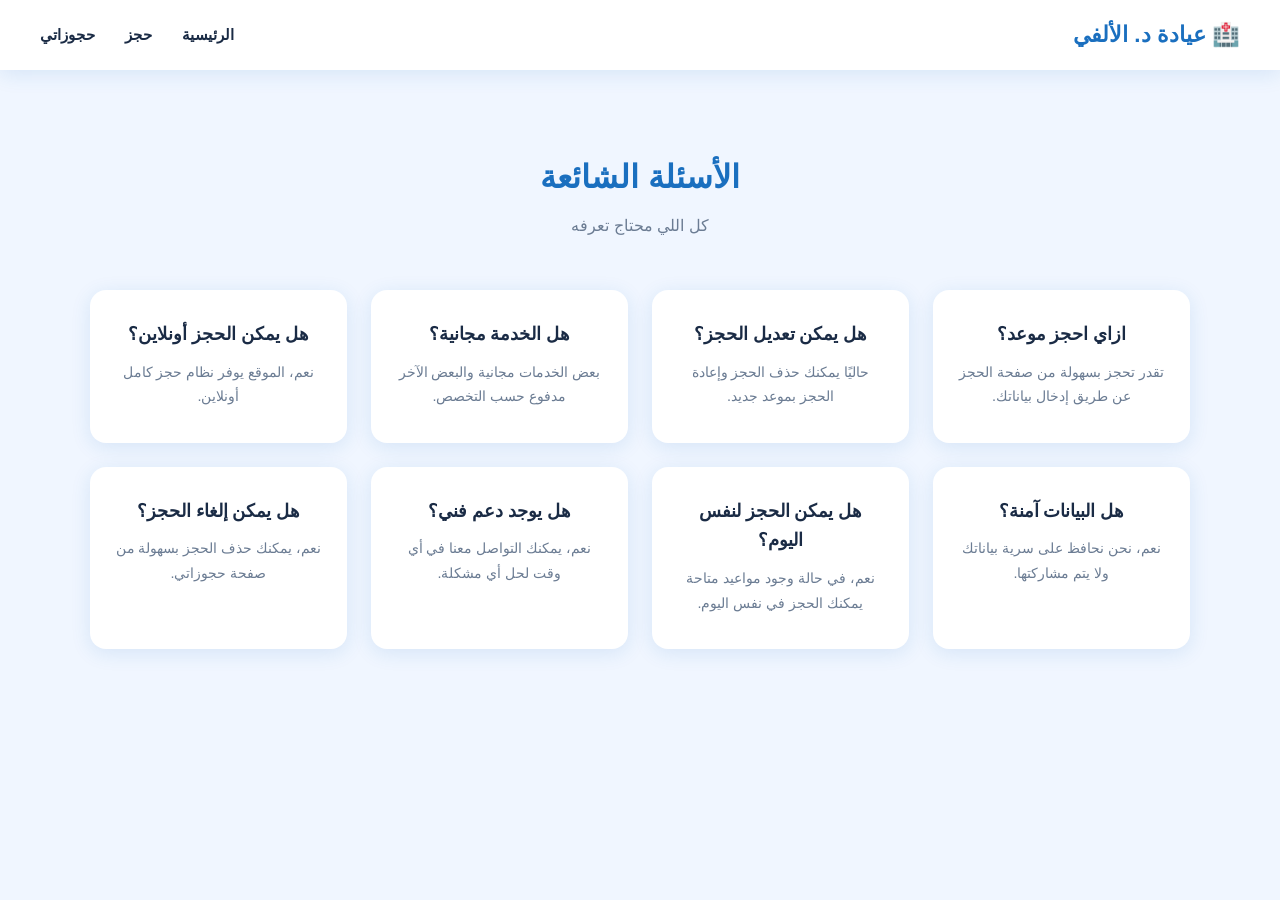
<file: faq.html>
<!doctype html>
<html lang="ar">
  <head>
    <meta charset="UTF-8" />
    <title>الأسئلة الشائعة</title>
    <link rel="stylesheet" href="style.css" />
  </head>
  <body>
    <!-- NAVBAR -->
    <nav class="navbar">
      <div class="nav-logo">🏥 عيادة د. الألفي</div>
      <ul class="nav-links">
        <li><a href="index.html">الرئيسية</a></li>
        <li><a href="appointment.html">حجز</a></li>
        <li><a href="my-appointments.html">حجوزاتي</a></li>
      </ul>
    </nav>

    <!-- SECTION -->
    <section class="services-section">
      <div class="section-title">
        <h2>الأسئلة الشائعة</h2>
        <p>كل اللي محتاج تعرفه</p>
      </div>

      <div class="services-grid">
        <div class="service-card">
          <h3>ازاي احجز موعد؟</h3>
          <p>تقدر تحجز بسهولة من صفحة الحجز عن طريق إدخال بياناتك.</p>
        </div>

        <div class="service-card">
          <h3>هل يمكن تعديل الحجز؟</h3>
          <p>حاليًا يمكنك حذف الحجز وإعادة الحجز بموعد جديد.</p>
        </div>

        <div class="service-card">
          <h3>هل الخدمة مجانية؟</h3>
          <p>بعض الخدمات مجانية والبعض الآخر مدفوع حسب التخصص.</p>
        </div>

        <div class="service-card">
          <h3>هل يمكن الحجز أونلاين؟</h3>
          <p>نعم، الموقع يوفر نظام حجز كامل أونلاين.</p>
        </div>
        <div class="service-card">
          <h3>هل البيانات آمنة؟</h3>
          <p>نعم، نحن نحافظ على سرية بياناتك ولا يتم مشاركتها.</p>
        </div>

        <div class="service-card">
          <h3>هل يمكن الحجز لنفس اليوم؟</h3>
          <p>نعم، في حالة وجود مواعيد متاحة يمكنك الحجز في نفس اليوم.</p>
        </div>

        <div class="service-card">
          <h3>هل يوجد دعم فني؟</h3>
          <p>نعم، يمكنك التواصل معنا في أي وقت لحل أي مشكلة.</p>
        </div>

        <div class="service-card">
          <h3>هل يمكن إلغاء الحجز؟</h3>
          <p>نعم، يمكنك حذف الحجز بسهولة من صفحة حجوزاتي.</p>
        </div>
      </div>
    </section>
  </body>
</html>
</file>
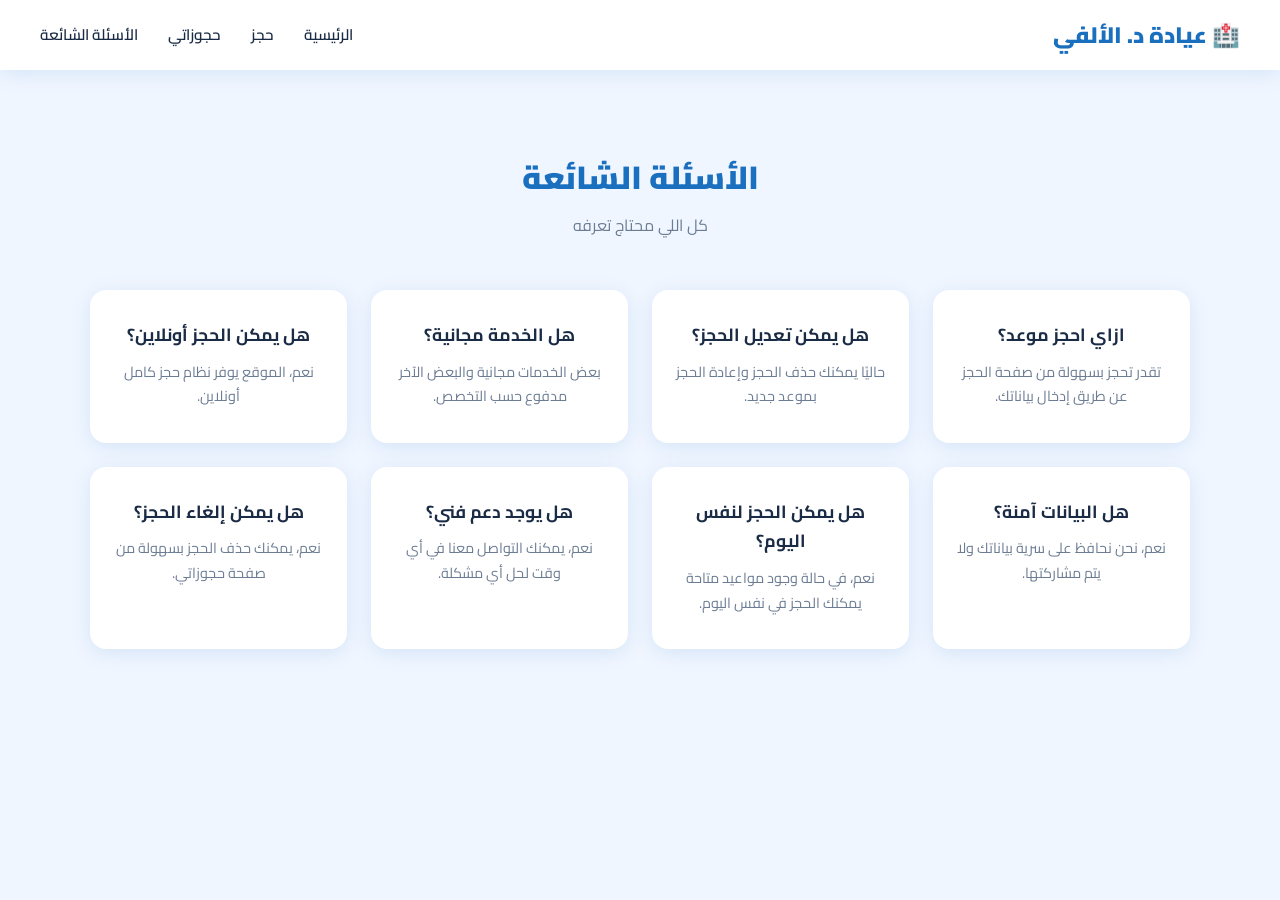
<file: Frontend/pages/faq/faq.html>
<!doctype html>
<html lang="ar" dir="rtl">
  <head>
    <meta charset="UTF-8" />
    <meta name="viewport" content="width=device-width, initial-scale=1.0" />
    <title>الأسئلة الشائعة</title>
    <link href="https://fonts.googleapis.com/css2?family=Cairo:wght@400;600;700;900&display=swap" rel="stylesheet" />
    <link rel="stylesheet" href="../../global.css" />
  </head>
  <body>
    <!-- NAVBAR -->
    <nav class="navbar">
      <div class="nav-logo">🏥 عيادة د. الألفي</div>
      <ul class="nav-links">
        <li><a href="../home/home.html">الرئيسية</a></li>
        <li><a href="../appointment/appointment.html">حجز</a></li>
        <li><a href="../my-appointment/my-appointments.html">حجوزاتي</a></li>
        <li><a href="#faq">الأسئلة الشائعة</a></li>
      </ul>
    </nav>

    <!-- SECTION -->
    <section id="faq" class="services-section">
      <div class="section-title">
        <h2>الأسئلة الشائعة</h2>
        <p>كل اللي محتاج تعرفه</p>
      </div>

      <div class="services-grid">
        <div class="service-card">
          <h3>ازاي احجز موعد؟</h3>
          <p>تقدر تحجز بسهولة من صفحة الحجز عن طريق إدخال بياناتك.</p>
        </div>

        <div class="service-card">
          <h3>هل يمكن تعديل الحجز؟</h3>
          <p>حاليًا يمكنك حذف الحجز وإعادة الحجز بموعد جديد.</p>
        </div>

        <div class="service-card">
          <h3>هل الخدمة مجانية؟</h3>
          <p>بعض الخدمات مجانية والبعض الآخر مدفوع حسب التخصص.</p>
        </div>

        <div class="service-card">
          <h3>هل يمكن الحجز أونلاين؟</h3>
          <p>نعم، الموقع يوفر نظام حجز كامل أونلاين.</p>
        </div>
        <div class="service-card">
          <h3>هل البيانات آمنة؟</h3>
          <p>نعم، نحن نحافظ على سرية بياناتك ولا يتم مشاركتها.</p>
        </div>

        <div class="service-card">
          <h3>هل يمكن الحجز لنفس اليوم؟</h3>
          <p>نعم، في حالة وجود مواعيد متاحة يمكنك الحجز في نفس اليوم.</p>
        </div>

        <div class="service-card">
          <h3>هل يوجد دعم فني؟</h3>
          <p>نعم، يمكنك التواصل معنا في أي وقت لحل أي مشكلة.</p>
        </div>

        <div class="service-card">
          <h3>هل يمكن إلغاء الحجز؟</h3>
          <p>نعم، يمكنك حذف الحجز بسهولة من صفحة حجوزاتي.</p>
        </div>
      </div>
    </section>
  </body>
</html>
</file>
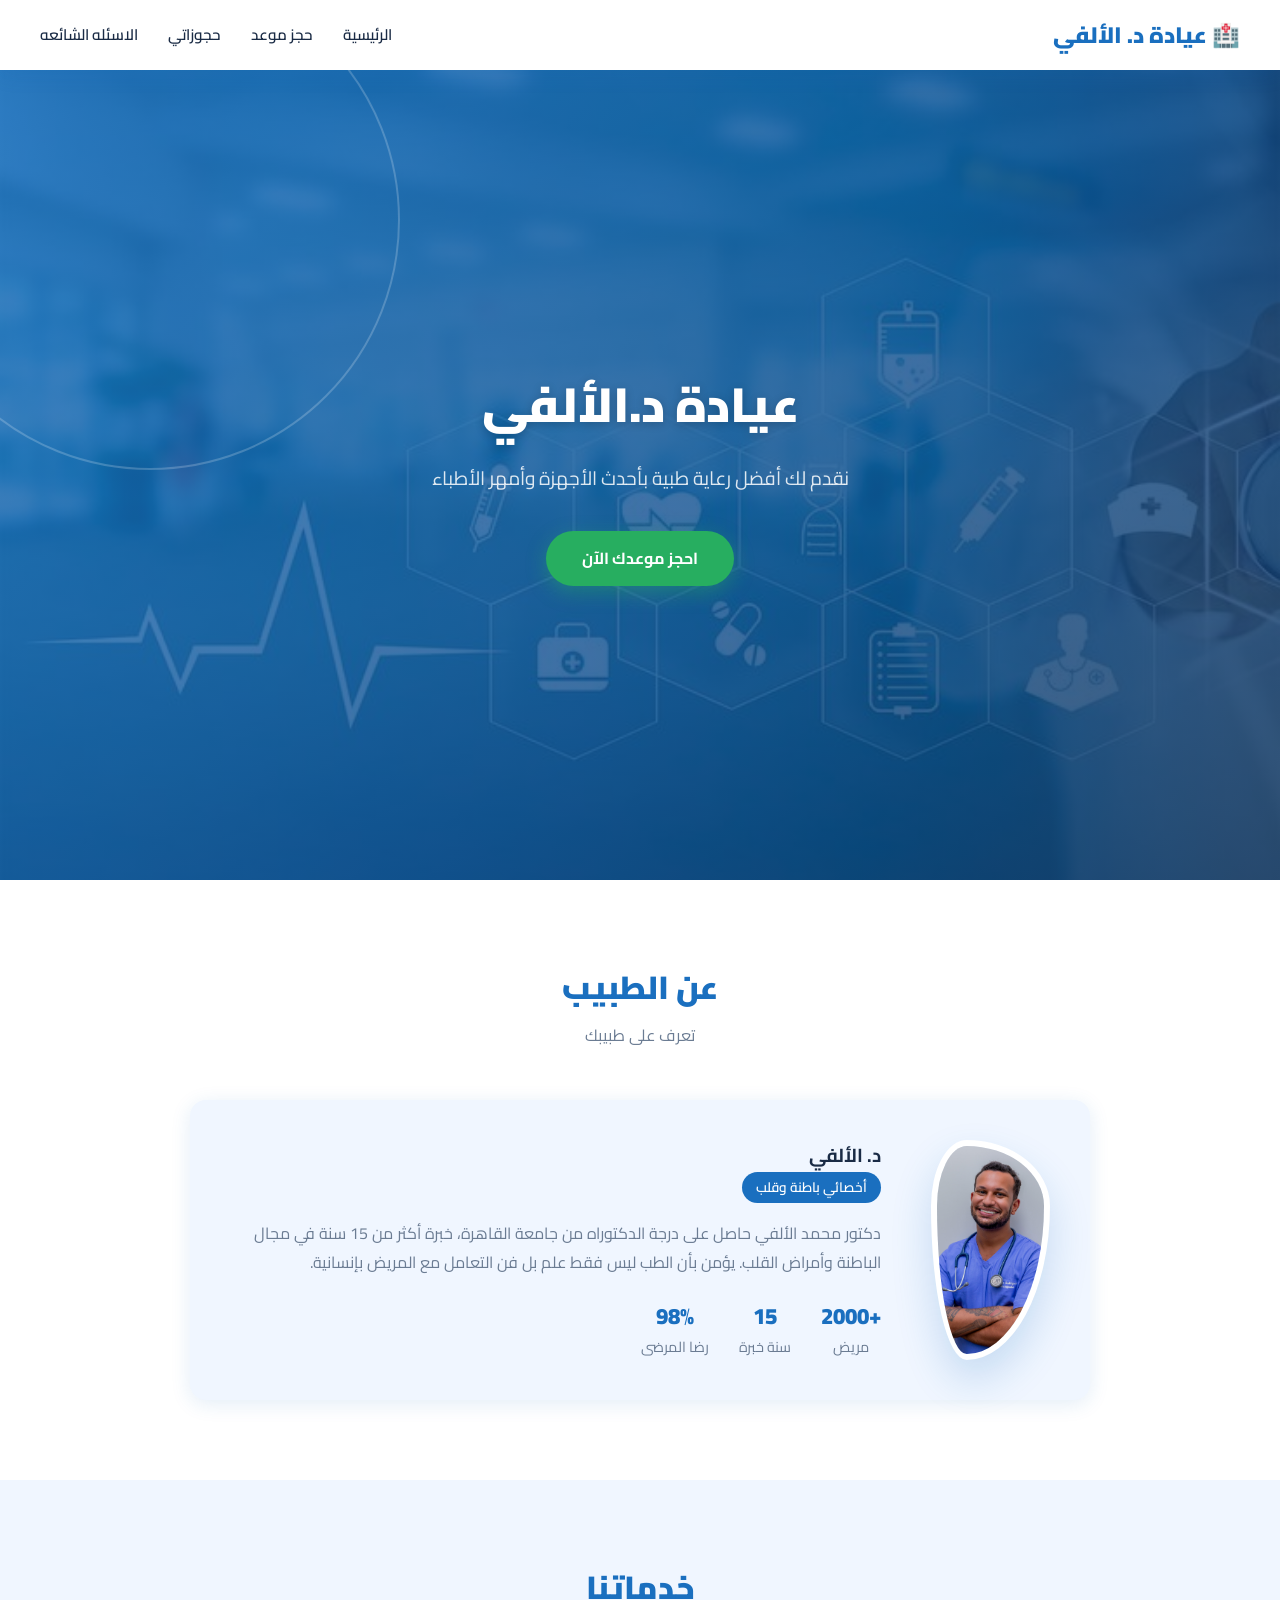
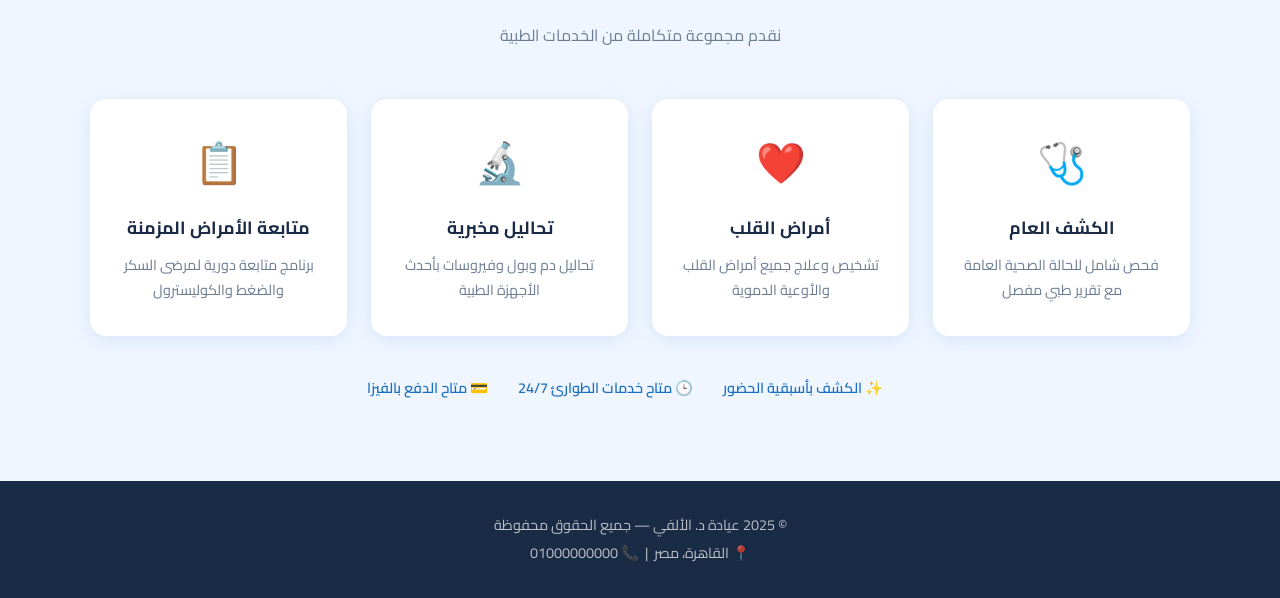
<file: Frontend/pages/home/home.html>
<!doctype html>
<html lang="ar" dir="rtl">
  <head>
    <meta charset="UTF-8" />
    <meta name="viewport" content="width=device-width, initial-scale=1.0" />
    <title>عيادة د. الألفي</title>
    <link
      href="https://fonts.googleapis.com/css2?family=Cairo:wght@400;600;700;900&display=swap"
      rel="stylesheet"
    />
    <link rel="stylesheet" href="../../global.css" />
    <link rel="stylesheet" href="home.css" />
  </head>
  <body>
    <!-- NAVBAR -->
    <nav class="navbar">
      <div class="nav-logo">🏥 عيادة د. الألفي</div>

      <ul class="nav-links">
        <li><a href="#home">الرئيسية</a></li>
        <li><a href="../appointment/appointment.html">حجز موعد</a></li>
        <li><a href="../my-appointment/my-appointments.html">حجوزاتي</a></li>
        <li><a href="../faq/faq.html">الاسئله الشائعه </a></li>
      </ul>
    </nav>
    </nav>

    <!-- SECTION 1: HOME -->
    <section id="home" class="hero-section">
      <div class="hero-content">
        <h1>عيادة د.الألفي</h1>
        <p>نقدم لك أفضل رعاية طبية بأحدث الأجهزة وأمهر الأطباء</p>
        <a href="../appointment/appointment.html" class="btn-primary">احجز موعدك الآن</a>
      </div>
      <div class="hero-shape"></div>
    </section>

    <!-- SECTION 2: ABOUT THE DOCTOR -->
    <section id="about" class="about-section">
      <div class="section-title">
        <h2>عن الطبيب</h2>
        <p>تعرف على طبيبك</p>
      </div>
      <div class="about-card">
        <div class="doctor-image">
          <img src="../../assets/Doc image.jpg" alt="صورة الطبيب" class="img-fluid-3d" />
        </div>
        <div class="doctor-info">
          <h3>د. الألفي</h3>
          <span class="badge">أخصائي باطنة وقلب</span>
          <p>
            دكتور محمد الألفي حاصل على درجة الدكتوراه من جامعة القاهرة، خبرة
            أكثر من 15 سنة في مجال الباطنة وأمراض القلب. يؤمن بأن الطب ليس فقط
            علم بل فن التعامل مع المريض بإنسانية.
          </p>
          <ul class="doctor-stats">
            <li><strong>+2000</strong> مريض</li>
            <li><strong>15</strong> سنة خبرة</li>
            <li><strong>98%</strong> رضا المرضى</li>
          </ul>
        </div>
      </div>
    </section>

    <!-- SECTION 3: SERVICES -->
    <section id="services" class="services-section">
      <div class="section-title">
        <h2>خدماتنا</h2>
        <p>نقدم مجموعة متكاملة من الخدمات الطبية</p>
      </div>
      <div class="services-grid">
        <div class="service-card" onclick="openModal('general')">
          <div class="service-icon">🩺</div>
          <h3>الكشف العام</h3>
          <p>فحص شامل للحالة الصحية العامة مع تقرير طبي مفصل</p>
        </div>
        <div class="service-card" onclick="openModal('heart')">
          <div class="service-icon">❤️</div>
          <h3>أمراض القلب</h3>
          <p>تشخيص وعلاج جميع أمراض القلب والأوعية الدموية</p>
        </div>
        <div class="service-card" onclick="openModal('lab')">
          <div class="service-icon">🔬</div>
          <h3>تحاليل مخبرية</h3>
          <p>تحاليل دم وبول وفيروسات بأحدث الأجهزة الطبية</p>
        </div>
        <div class="service-card" onclick="openModal('chronic')">
          <div class="service-icon">📋</div>
          <h3>متابعة الأمراض المزمنة</h3>
          <p>برنامج متابعة دورية لمرضى السكر والضغط والكوليسترول</p>
        </div>
      </div>
      <div class="services-footer">
        <br />

        <span>✨ الكشف بأسبقية الحضور</span>
        <span>🕒 متاح خدمات الطوارئ 24/7</span>
        <span>💳 متاح الدفع بالفيزا</span>
      </div>
    </section>

    <!-- MODAL -->
    <div id="service-modal" class="modal-overlay" onclick="closeModal(event)">
      <div class="modal-box">
        <button class="modal-close" onclick="closeModalBtn()">✕</button>
        <div id="modal-icon" class="modal-icon"></div>
        <h3 id="modal-title"></h3>
        <p id="modal-desc"></p>
        <ul id="modal-list"></ul>
        <a href="#appointment"  class="btn-primary"  onclick="closeModalBtn()"  style="display: inline-block; margin-top: 20px"
          >احجز موعدك الآن</a>
      </div>
    </div>



    <!-- FOOTER -->
    <footer class="footer">
      <p>© 2025 عيادة د. الألفي — جميع الحقوق محفوظة</p>
      <p>📍 القاهرة، مصر &nbsp;|&nbsp; 📞 01000000000</p>
    </footer>

    <script src="../../global.js"></script>
    <script src="home.js"></script>
  </body>
</html>
</file>
<file: style.css>
* {
  margin: 0;
  padding: 0;
  box-sizing: border-box;
}

:root {
  --primary: #1a6fbf;
  --primary-dark: #135099;
  --accent: #27ae60;
  --accent-dark: #1e8449;
  --bg-light: #f0f6ff;
  --bg-white: #ffffff;
  --text-dark: #1a2b45;
  --text-muted: #6b7c93;
  --shadow: 0 4px 20px rgba(26, 111, 191, 0.12);
  --radius: 16px;
}

/* ===== BODY ===== */
body {
  font-family: "Cairo", sans-serif;
  background-color: var(--bg-light);
  color: var(--text-dark);
  line-height: 1.7;
  direction: rtl;
}

/* ===== NAVBAR ===== */
.navbar {
  display: flex;
  justify-content: space-between;
  align-items: center;
  background-color: var(--bg-white);
  padding: 16px 40px;
  box-shadow: var(--shadow);
  position: sticky;
  top: 0;
  z-index: 100;
}

.nav-logo {
  font-size: 1.4rem;
  font-weight: 900;
  color: var(--primary);
}

.nav-links {
  display: flex;
  list-style: none;
  gap: 30px;
}

.nav-links a {
  text-decoration: none;
  color: var(--text-dark);
  font-weight: 600;
  font-size: 0.95rem;
  transition: color 0.3s;
}

.nav-links a:hover {
  color: var(--primary);
}

/* ===== HERO SECTION ===== */
.hero-section {
  min-height: 90vh;
  display: flex;
  align-items: center;
  justify-content: center;
  background:
    linear-gradient(
      135deg,
      rgba(26, 111, 191, 0.8) 0%,
      rgba(13, 74, 138, 0.8) 60%,
      rgba(7, 45, 87, 0.8) 100%
    ),
    url("background.jpg") center no-repeat;
  background-size: cover;
  position: relative;
  overflow: hidden;
  text-align: center;
  padding: 60px 20px;

  animation: bgZoomIn 3s ease-out forwards;
}

@keyframes bgZoomIn {
  from {
    background-size: 115%;
  }
  to {
    background-size: 100%;
  }
}

.hero-shape {
  position: absolute;
  width: 500px;
  height: 500px;
  border-radius: 50%;
  border: 2px solid rgba(255, 255, 255, 0.2);
  top: -100px;
  left: -100px;
  pointer-events: none;

  z-index: 1;
}
.hero-content {
  position: relative;
  z-index: 10;
}

.hero-content h1 {
  font-size: 3rem;
  font-weight: 900;
  color: #ffffff;
  margin-bottom: 16px;
  text-shadow: 0 2px 10px rgba(0, 0, 0, 0.2);
}

.hero-content p {
  font-size: 1.2rem;
  color: rgba(255, 255, 255, 0.85);
  margin-bottom: 36px;
  max-width: 500px;
  margin-left: auto;
  margin-right: auto;
}

.btn-primary {
  display: inline-block;
  background-color: var(--accent);
  color: white;
  padding: 14px 36px;
  border-radius: 50px;
  text-decoration: none;
  font-weight: 700;
  font-size: 1rem;
  transition: all 0.3s;
  box-shadow: 0 6px 20px rgba(39, 174, 96, 0.4);
}

.btn-primary:hover {
  background-color: var(--accent-dark);
  transform: translateY(-3px);
  box-shadow: 0 10px 25px rgba(39, 174, 96, 0.5);
}

/* ===== SECTION TITLE ===== */
.section-title {
  text-align: center;
  margin-bottom: 50px;
}

.section-title h2 {
  font-size: 2rem;
  font-weight: 900;
  color: var(--primary);
  margin-bottom: 8px;
}

.section-title p {
  color: var(--text-muted);
  font-size: 1rem;
}

/* ===== ABOUT SECTION ===== */
.about-section {
  padding: 80px 40px;
  background-color: var(--bg-white);
}

.about-card {
  display: flex;
  align-items: center;
  gap: 50px;
  max-width: 900px;
  margin: 0 auto;
  background: var(--bg-light);
  padding: 40px;
  border-radius: var(--radius);
  box-shadow: var(--shadow);
}

.doctor-image {
  position: relative;
  width: 220px;
  height: 220px;
  margin: 0 auto;
}

.doctor-image img {
  width: 100%;
  height: 100%;
  object-fit: cover;
  border-radius: 30% 70% 70% 30% / 30% 30% 70% 70%;
  border: 6px solid white;
  box-shadow: 0 20px 40px rgba(26, 111, 191, 0.2);
  background: white;
}

.badge {
  display: inline-block;
  background: var(--primary);
  color: white;
  padding: 4px 14px;
  border-radius: 20px;
  font-size: 0.85rem;
  font-weight: 600;
  margin-bottom: 16px;
}

.doctor-info p {
  color: var(--text-muted);
  margin-bottom: 20px;
  line-height: 1.8;
}

.doctor-stats {
  display: flex;
  gap: 30px;
  list-style: none;
}

.doctor-stats li {
  text-align: center;
  color: var(--text-muted);
  font-size: 0.9rem;
}

.doctor-stats strong {
  display: block;
  font-size: 1.4rem;
  color: var(--primary);
  font-weight: 900;
}

/* ===== SERVICES SECTION ===== */
.services-section {
  padding: 80px 40px;
  background-color: var(--bg-light);
}

.services-grid {
  display: grid;
  grid-template-columns: repeat(4, 1fr);
  gap: 24px;
  max-width: 1100px;
  margin: 0 auto;
}

.service-card {
  background: var(--bg-white);
  padding: 30px 24px;
  border-radius: var(--radius);
  text-align: center;
  box-shadow: var(--shadow);
  transition: all 0.2s;
  cursor: pointer;
  border-bottom: 4px solid transparent;
}

.service-card:hover {
  transform: translateY(-8px);
  border-bottom-color: var(--primary);
  box-shadow: 0 12px 30px rgba(26, 111, 191, 0.2);
}

.service-icon {
  font-size: 2.5rem;
  margin-bottom: 16px;
}

.service-card h3 {
  font-size: 1.1rem;
  font-weight: 700;
  color: var(--text-dark);
  margin-bottom: 10px;
}

.service-card p {
  color: var(--text-muted);
  font-size: 0.9rem;
}

.services-footer {
  display: flex;
  justify-content: center;
  gap: 30px;
  margin-top: 40px;
  font-size: 0.9rem;
  color: var(--primary);
  font-weight: 600;
  flex-wrap: wrap; /* عشان الموبايل */
}
/* ===== MODAL ===== */
.modal-overlay {
  display: none;
  position: fixed;
  inset: 0;
  background: rgba(0, 0, 0, 0.5);
  z-index: 999;
  align-items: center;
  justify-content: center;
  padding: 20px;
}

.modal-overlay.active {
  display: flex;
}

.modal-box {
  background: var(--bg-white);
  border-radius: var(--radius);
  padding: 40px;
  max-width: 520px;
  width: 100%;
  position: relative;
  text-align: center;
}

.modal-close {
  position: absolute;
  top: 14px;
  left: 14px;
  background: none;
  border: none;
  font-size: 1.2rem;
  cursor: pointer;
  color: var(--text-muted);
  transition: color 1s;
}

.modal-close:hover {
  color: var(--text-dark);
}

.modal-icon {
  font-size: 3rem;
  margin-bottom: 12px;
}

.modal-box h3 {
  font-size: 1.4rem;
  font-weight: 900;
  color: var(--primary);
  margin-bottom: 10px;
}

.modal-box p {
  color: var(--text-muted);
  margin-bottom: 20px;
  line-height: 1.8;
}

.modal-box ul {
  text-align: right;
  list-style: none;
  padding: 0;
  margin-bottom: 10px;
}

.modal-box ul li {
  padding: 8px 0;
  border-bottom: 1px solid #eef2f8;
  color: var(--text-dark);
  font-size: 0.95rem;
}

.modal-box ul li::before {
  content: "✓ ";
  color: var(--accent);
  font-weight: 700;
}

/* ===== APPOINTMENT SECTION ===== */
.appointment-section {
  padding: 80px 40px;
  background: var(--bg-white);
}

.form-container {
  max-width: 600px;
  margin: 0 auto;
  background: var(--bg-light);
  padding: 40px;
  border-radius: var(--radius);
  box-shadow: var(--shadow);
}

.form-group {
  margin-bottom: 20px;
}

.form-group label {
  display: block;
  font-weight: 700;
  margin-bottom: 8px;
  color: var(--text-dark);
  font-size: 0.95rem;
}

.form-group input {
  width: 100%;
  padding: 12px 16px;
  border: 2px solid #dce6f3;
  border-radius: 10px;
  font-family: "Cairo", sans-serif;
  font-size: 0.95rem;
  color: var(--text-dark);
  background: white;
  direction: rtl;
}

.form-group input:focus {
  outline: none;
  border-color: var(--primary);
}
.form-group select {
  width: 100%;
  padding: 12px 16px;
  border: 2px solid #dce6f3;
  border-radius: 10px;
  font-family: "Cairo", sans-serif;
  font-size: 0.95rem;
  color: var(--text-dark);
  background: white;
  direction: rtl;
  cursor: pointer;
}

.form-group select:focus {
  outline: none;
  border-color: var(--primary);
}

.btn-submit {
  width: 100%;
  padding: 14px;
  background: var(--primary);
  color: white;
  border: none;
  border-radius: 10px;
  font-family: "Cairo", sans-serif;
  font-size: 1rem;
  font-weight: 700;
  cursor: pointer;
  transition: all 0.3s;
  margin-top: 8px;
}

.btn-submit:hover {
  background: var(--primary-dark);
  transform: translateY(-2px);
}

/* ===== APPOINTMENTS TABLE ===== */
.table-section {
  padding: 80px 40px;
  background: var(--bg-light);
}

.table-wrapper {
  max-width: 900px;
  margin: 0 auto;
  overflow-x: auto;
}

#appointments-table {
  width: 100%;
  border-collapse: collapse;
  background: white;
  border-radius: var(--radius);
  overflow: hidden;
  box-shadow: var(--shadow);
}

#appointments-table thead {
  background: var(--primary);
  color: white;
}

#appointments-table th {
  padding: 14px 16px;
  text-align: center;
  font-weight: 700;
  font-size: 0.95rem;
}
 

#appointments-table td {
  padding: 12px 8px;
  text-align: center;
  font-size: 0.9rem;
  white-space: nowrap;
}

#appointments-table tbody tr:nth-child(even) {
  background-color: #f7faff;
}

#appointments-table tbody tr:hover {
  background-color: #e8f0fc;
}

.btn-delete {
  background: #e74c3c;
  color: white;
  border: none;
  padding: 6px 14px;
  border-radius: 6px;
  cursor: pointer;
  font-family: "Cairo", sans-serif;
  font-size: 0.85rem;
  transition: background 0.3s;
}

.btn-delete:hover {
  background: #c0392b;
}

.btn-update {
  background: #f39c12;
  color: white;
  border: none;
  padding: 6px 14px;
  border-radius: 6px;
  cursor: pointer;
  font-family: "Cairo", sans-serif;
  font-size: 0.85rem;
  transition: background 0.3s;
}

.btn-update:hover {
  background: #c0392b;
}
.no-data {
  text-align: center;
  color: var(--text-muted);
  padding: 30px;
  font-size: 1rem;
}

/* ===== FOOTER ===== */
.footer {
  background: var(--text-dark);
  color: rgba(255, 255, 255, 0.7);
  text-align: center;
  padding: 30px 20px;
  font-size: 0.9rem;
  line-height: 2;
}
</file>
<file: Frontend/global.css>
* {
  margin: 0;
  padding: 0;
  box-sizing: border-box;
}

:root {
  --primary: #1a6fbf;
  --primary-dark: #135099;
  --accent: #27ae60;
  --accent-dark: #1e8449;
  --bg-light: #f0f6ff;
  --bg-white: #ffffff;
  --text-dark: #1a2b45;
  --text-muted: #6b7c93;
  --shadow: 0 4px 20px rgba(26, 111, 191, 0.12);
  --radius: 16px;
}

/* ===== BODY ===== */
body {
  font-family: "Cairo", sans-serif;
  background-color: var(--bg-light);
  color: var(--text-dark);
  line-height: 1.7;
  direction: rtl;
}

/* ===== NAVBAR ===== */
.navbar {
  display: flex;
  justify-content: space-between;
  align-items: center;
  background-color: var(--bg-white);
  padding: 16px 40px;
  box-shadow: var(--shadow);
  position: sticky;
  top: 0;
  z-index: 100;
}

.nav-logo {
  font-size: 1.4rem;
  font-weight: 900;
  color: var(--primary);
}

.nav-links {
  display: flex;
  list-style: none;
  gap: 30px;
}

.nav-links a {
  text-decoration: none;
  color: var(--text-dark);
  font-weight: 600;
  font-size: 0.95rem;
  transition: color 0.3s;
}

.nav-links a:hover {
  color: var(--primary);
}

/* ===== FOOTER ===== */
.footer {
  background: var(--text-dark);
  color: rgba(255, 255, 255, 0.7);
  text-align: center;
  padding: 30px 20px;
  font-size: 0.9rem;
  line-height: 2;
}

/* ===== MODAL ===== */
.modal-overlay {
  display: none;
  position: fixed;
  inset: 0;
  background: rgba(0, 0, 0, 0.5);
  z-index: 999;
  align-items: center;
  justify-content: center;
  padding: 20px;
}

.modal-overlay.active {
  display: flex;
}

.modal-box {
  background: var(--bg-white);
  border-radius: var(--radius);
  padding: 40px;
  max-width: 520px;
  width: 100%;
  position: relative;
  text-align: center;
}

.modal-close {
  position: absolute;
  top: 14px;
  left: 14px;
  background: none;
  border: none;
  font-size: 1.2rem;
  cursor: pointer;
  color: var(--text-muted);
  transition: color 1s;
}

.modal-close:hover {
  color: var(--text-dark);
}

.modal-icon {
  font-size: 3rem;
  margin-bottom: 12px;
}

.modal-box h3 {
  font-size: 1.4rem;
  font-weight: 900;
  color: var(--primary);
  margin-bottom: 10px;
}

.modal-box p {
  color: var(--text-muted);
  margin-bottom: 20px;
  line-height: 1.8;
}

.modal-box ul {
  text-align: right;
  list-style: none;
  padding: 0;
  margin-bottom: 10px;
}

.modal-box ul li {
  padding: 8px 0;
  border-bottom: 1px solid #eef2f8;
  color: var(--text-dark);
  font-size: 0.95rem;
}

.modal-box ul li::before {
  content: "✓ ";
  color: var(--accent);
  font-weight: 700;
}

/* ===== BTN PRIMARY ===== */
.btn-primary {
  display: inline-block;
  background-color: var(--accent);
  color: white;
  padding: 14px 36px;
  border-radius: 50px;
  text-decoration: none;
  font-weight: 700;
  font-size: 1rem;
  transition: all 0.3s;
  box-shadow: 0 6px 20px rgba(39, 174, 96, 0.4);
}

.btn-primary:hover {
  background-color: var(--accent-dark);
  transform: translateY(-3px);
  box-shadow: 0 10px 25px rgba(39, 174, 96, 0.5);
}

/* ===== SECTION TITLE ===== */
.section-title {
  text-align: center;
  margin-bottom: 50px;
}

.section-title h2 {
  font-size: 2rem;
  font-weight: 900;
  color: var(--primary);
  margin-bottom: 8px;
}

.section-title p {
  color: var(--text-muted);
  font-size: 1rem;
}

/* ===== SERVICES SECTION ===== */
.services-section {
  padding: 80px 40px;
  background-color: var(--bg-light);
}

.services-grid {
  display: grid;
  grid-template-columns: repeat(4, 1fr);
  gap: 24px;
  max-width: 1100px;
  margin: 0 auto;
}

.service-card {
  background: var(--bg-white);
  padding: 30px 24px;
  border-radius: var(--radius);
  text-align: center;
  box-shadow: var(--shadow);
  transition: all 0.2s;
  cursor: pointer;
  border-bottom: 4px solid transparent;
}

.service-card:hover {
  transform: translateY(-8px);
  border-bottom-color: var(--primary);
  box-shadow: 0 12px 30px rgba(26, 111, 191, 0.2);
}

.service-icon {
  font-size: 2.5rem;
  margin-bottom: 16px;
}

.service-card h3 {
  font-size: 1.1rem;
  font-weight: 700;
  color: var(--text-dark);
  margin-bottom: 10px;
}

.service-card p {
  color: var(--text-muted);
  font-size: 0.9rem;
}

/* ===== APPOINTMENT SECTION ===== */
.appointment-section {
  padding: 80px 40px;
  background: var(--bg-white);
}

.form-container {
  max-width: 600px;
  margin: 0 auto;
  background: var(--bg-light);
  padding: 40px;
  border-radius: var(--radius);
  box-shadow: var(--shadow);
}

.form-group {
  margin-bottom: 20px;
}

.form-group label {
  display: block;
  font-weight: 700;
  margin-bottom: 8px;
  color: var(--text-dark);
  font-size: 0.95rem;
}

.form-group input {
  width: 100%;
  padding: 12px 16px;
  border: 2px solid #dce6f3;
  border-radius: 10px;
  font-family: "Cairo", sans-serif;
  font-size: 0.95rem;
  color: var(--text-dark);
  background: white;
  direction: rtl;
}

.form-group input:focus {
  outline: none;
  border-color: var(--primary);
}

.form-group select {
  width: 100%;
  padding: 12px 16px;
  border: 2px solid #dce6f3;
  border-radius: 10px;
  font-family: "Cairo", sans-serif;
  font-size: 0.95rem;
  color: var(--text-dark);
  background: white;
  direction: rtl;
  cursor: pointer;
}

.form-group select:focus {
  outline: none;
  border-color: var(--primary);
}

.btn-submit {
  width: 100%;
  padding: 14px;
  background: var(--primary);
  color: white;
  border: none;
  border-radius: 10px;
  font-family: "Cairo", sans-serif;
  font-size: 1rem;
  font-weight: 700;
  cursor: pointer;
  transition: all 0.3s;
  margin-top: 8px;
}

.btn-submit:hover {
  background: var(--primary-dark);
  transform: translateY(-2px);
}

/* ===== APPOINTMENTS TABLE ===== */
.table-section {
  padding: 80px 40px;
  background: var(--bg-light);
}

.table-wrapper {
  max-width: 900px;
  margin: 0 auto;
  overflow-x: auto;
}

#appointments-table {
  width: 100%;
  border-collapse: collapse;
  background: white;
  border-radius: var(--radius);
  overflow: hidden;
  box-shadow: var(--shadow);
}

#appointments-table thead {
  background: var(--primary);
  color: white;
}

#appointments-table th {
  padding: 14px 16px;
  text-align: center;
  font-weight: 700;
  font-size: 0.95rem;
}

#appointments-table td {
  padding: 12px 8px;
  text-align: center;
  font-size: 0.9rem;
  white-space: nowrap;
}

#appointments-table tbody tr:nth-child(even) {
  background-color: #f7faff;
}

#appointments-table tbody tr:hover {
  background-color: #e8f0fc;
}

.btn-delete {
  background: #e74c3c;
  color: white;
  border: none;
  padding: 6px 14px;
  border-radius: 6px;
  cursor: pointer;
  font-family: "Cairo", sans-serif;
  font-size: 0.85rem;
  transition: background 0.3s;
}

.btn-delete:hover {
  background: #c0392b;
}

.btn-update {
  background: #f39c12;
  color: white;
  border: none;
  padding: 6px 14px;
  border-radius: 6px;
  cursor: pointer;
  font-family: "Cairo", sans-serif;
  font-size: 0.85rem;
  transition: background 0.3s;
}

.btn-update:hover {
  background: #c0392b;
}

.no-data {
  text-align: center;
  color: var(--text-muted);
  padding: 30px;
  font-size: 1rem;
}

/* ===== HERO SECTION ===== */
.hero-section {
  min-height: 90vh;
  display: flex;
  align-items: center;
  justify-content: center;
  background:
    linear-gradient(135deg, rgba(26, 111, 191, 0.8) 0%, rgba(13, 74, 138, 0.8) 60%, rgba(7, 45, 87, 0.8) 100%),
    url("assets/background.jpg") center no-repeat;
  background-size: cover;
  position: relative;
  overflow: hidden;
  text-align: center;
  padding: 60px 20px;

  animation: bgZoomIn 3s ease-out forwards;
}

@keyframes bgZoomIn {
  from {
    background-size: 115%;
  }
  to {
    background-size: 100%;
  }
}

.hero-shape {
  position: absolute;
  width: 500px;
  height: 500px;
  border-radius: 50%;
  border: 2px solid rgba(255, 255, 255, 0.2);
  top: -100px;
  left: -100px;
  pointer-events: none;

  z-index: 1;
}

.hero-content {
  position: relative;
  z-index: 10;
}

.hero-content h1 {
  font-size: 3rem;
  font-weight: 900;
  color: #ffffff;
  margin-bottom: 16px;
  text-shadow: 0 2px 10px rgba(0, 0, 0, 0.2);
}

.hero-content p {
  font-size: 1.2rem;
  color: rgba(255, 255, 255, 0.85);
  margin-bottom: 36px;
  max-width: 500px;
  margin-left: auto;
  margin-right: auto;
}

/* ===== ABOUT SECTION ===== */
.about-section {
  padding: 80px 40px;
  background-color: var(--bg-white);
}

.about-card {
  display: flex;
  align-items: center;
  gap: 50px;
  max-width: 900px;
  margin: 0 auto;
  background: var(--bg-light);
  padding: 40px;
  border-radius: var(--radius);
  box-shadow: var(--shadow);
}

.doctor-image {
  position: relative;
  width: 220px;
  height: 220px;
  margin: 0 auto;
}

.doctor-image img {
  width: 100%;
  height: 100%;
  object-fit: cover;
  border-radius: 30% 70% 70% 30% / 30% 30% 70% 70%;
  border: 6px solid white;
  box-shadow: 0 20px 40px rgba(26, 111, 191, 0.2);
  background: white;
}

.badge {
  display: inline-block;
  background: var(--primary);
  color: white;
  padding: 4px 14px;
  border-radius: 20px;
  font-size: 0.85rem;
  font-weight: 600;
  margin-bottom: 16px;
}

.doctor-info p {
  color: var(--text-muted);
  margin-bottom: 20px;
  line-height: 1.8;
}

.doctor-stats {
  display: flex;
  gap: 30px;
  list-style: none;
}

.doctor-stats li {
  text-align: center;
  color: var(--text-muted);
  font-size: 0.9rem;
}

.doctor-stats strong {
  display: block;
  font-size: 1.4rem;
  color: var(--primary);
  font-weight: 900;
}
</file>
<file: Frontend/pages/home/home.css>
.services-footer {
  display: flex;
  justify-content: center;
  gap: 30px;
  margin-top: 40px;
  font-size: 0.9rem;
  color: var(--primary);
  font-weight: 600;
  flex-wrap: wrap; /* عشان الموبايل */
}
</file>
